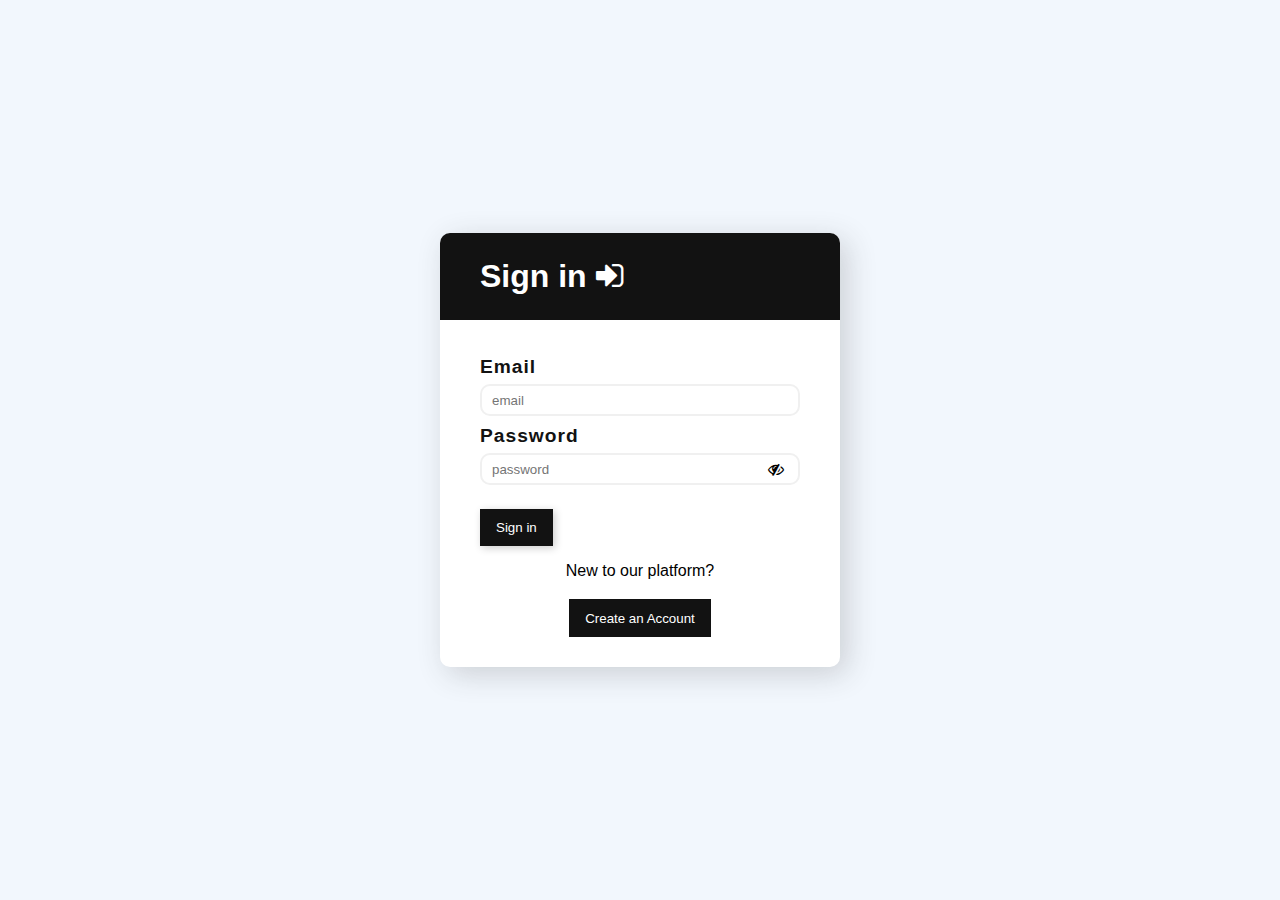
<file: signin.html>
<!DOCTYPE html>
<html lang="en">
<head>
	<meta charset="UTF-8">
	<meta name="viewport" content="width=device-width, initial-scale=1.0">
	<title>From validation</title>
	<link rel="stylesheet" href="signinStyle.css">
	<link rel="stylesheet" href="https://stackpath.bootstrapcdn.com/font-awesome/4.7.0/css/font-awesome.min.css" integrity="sha384-wvfXpqpZZVQGK6TAh5PVlGOfQNHSoD2xbE+QkPxCAFlNEevoEH3Sl0sibVcOQVnN" crossorigin="anonymous"> <!--Font Awesome cdn for icons-->
</head>
<body onload="load()">
<div class="container" >
	<div class="heading">
	<h1>Sign in <i class="fa fa-sign-in" aria-hidden="true"></i></h1>
	</div>
	<form id="form">
		<div class="form-control">
		<label for="email">Email</label>
			<input placeholder="email"  type="text" class="email" id="email">
			<div><p id="email-error"></p></div>
		</div>
		
		<div class="form-control">
		<label for="password">Password</label>
		<div class="psw">
			<input  placeholder="password" type="password" class="password" id="password">
			<i id="show-password" class="fa fa-eye-slash" aria-hidden="true"></i>
			<i id="hide-password" class="fa fa-eye" aria-hidden="true"></i>
		</div>
			
		
		<div><p id="password-error"></p></div>
		</div>
		
		<button type="submit" id="btn" class="btn">Sign in</button>
		
		<div class="matter">
			<p>New to our platform?</p>
			<button class="create-btn">Create an Account</button>
		</div>
	</form>
	
	

</div>
<div class="modal">
		<div class="container-1">
			<div class="msg">
				<h1>Signed in successfully</h1>
				<a style="cursor: pointer" class="link">Continue <i class="fa fa-long-arrow-right" aria-hidden="true"></i></a>
			</div>
		</div>
	</div>
	
		<script src="validation.js" ></script>
</body>
</html>
</file>
<file: signinStyle.css>
*{
	margin: 0;
	padding: 0;
	box-sizing: border-box;
}

body{
	background-color: #F2F7FD;
	font-family: "open-sans", sans-serif;
	display: flex;
	align-items: center;
	justify-content: center;
	min-height: 100vh;
	margin: 0;
	transform: scale(0);
	transition: .5s;
}

.container{
	background-color: #fff;
	border-radius: 10px;
box-shadow:7px 7px 30px 0px rgba(50, 50, 50, 0.2);
	width: 400px;
	max-height: 100%;
	overflow: hidden;
	z-index: 10;
}


.heading{
	background-color: #121212;
	color: #fff;
	padding: 25px 40px;
}

.heading h2{
	margin: 0;
}

form{
	padding: 30px 40px;
}

label{
	display: inline-block;
	padding: 6px 0;
	font-weight: bold;
	color: #121212;
	font-size: 1.2rem;
	letter-spacing: 1px;
	
}

 input{
    border: 2px solid #f0f0f0;
	display: block;
	width: 100%;
	outline: none;
	height: 2rem;
	border-radius: 10px;
	padding-left: 10px;
	
}


.btn{
	padding: .7rem 1rem;
	border: none;
	outline: none;
	background-color: #121212;
	color: #fff;
	margin-top: 1.3rem;
	box-shadow: 2px 2px 8px rgba(0,0,0,0.2);
	cursor: pointer;
	transition: .5s;
	font-family: "open-sans", sans-serif;
}

.btn:active:hover{
	background-color: 	#2F4F4F;
}

.psw{
	display: flex;
	align-items: center;
	position: relative;
}
.fa-eye-slash{
	position: absolute;
	right: 1rem;
	cursor: pointer;
}

#hide-password{
	position: absolute;
	right: 1rem;
	cursor: pointer;
	visibility: hidden;
}
#name-error,
#email-error,
#password-error,
#passcheck-error{
	color: red;
	font-family: sans-serif;
	font-size: .8rem;
	padding-top: 3px;
}

.matter{
	display: flex;
	align-items: center;
	justify-content: center;
	flex-direction: column;
	margin-top: 1rem;
	font-family: sans-serif;
}

.create-btn{
	background-color: #121212;
	color: white;
	border: none;
	padding: .7rem 1rem;
	margin-top: 1.2rem;
}
.create-btn:active:hover{
	background-color: 	#2F4F4F;
}

.line{
height: 1px;
	width: 90%;
	background-color: black;
	margin: 1rem auto;
	opacity: 70%;
	outline: none;
	cursor: pointer;
}

.container-1{
	display: flex;
	align-items: center;
	justify-content: center;
	box-shadow:7px 7px 30px 0px rgba(50, 50, 50, 0.2);
	position: absolute;
	z-index: 2000;
	top: 0;
	background: rgba(0,0,0,0.9);
	left: 0;
	right: 0;
	bottom: 0;
	transform: scale(0);
	transition: .5s;
}
.msg{
background-color: aliceblue;
padding: 10rem;
	font-size: 1.1rem;
	    font-family: sans-serif;
	transition: .5s;
}

.msg h1{
	margin-bottom: 1.5rem;
}

a{
	text-decoration: none;
	color: #121212;
	display: flex;
	align-items: center;
	justify-content: center;
	padding: 1rem;
	background-color: #121212;
	color: aliceblue;
	width: 50%;
	margin: 0 auto;
}

a:active:hover{
	background-color: 	#2F4F4F;
}
</file>
